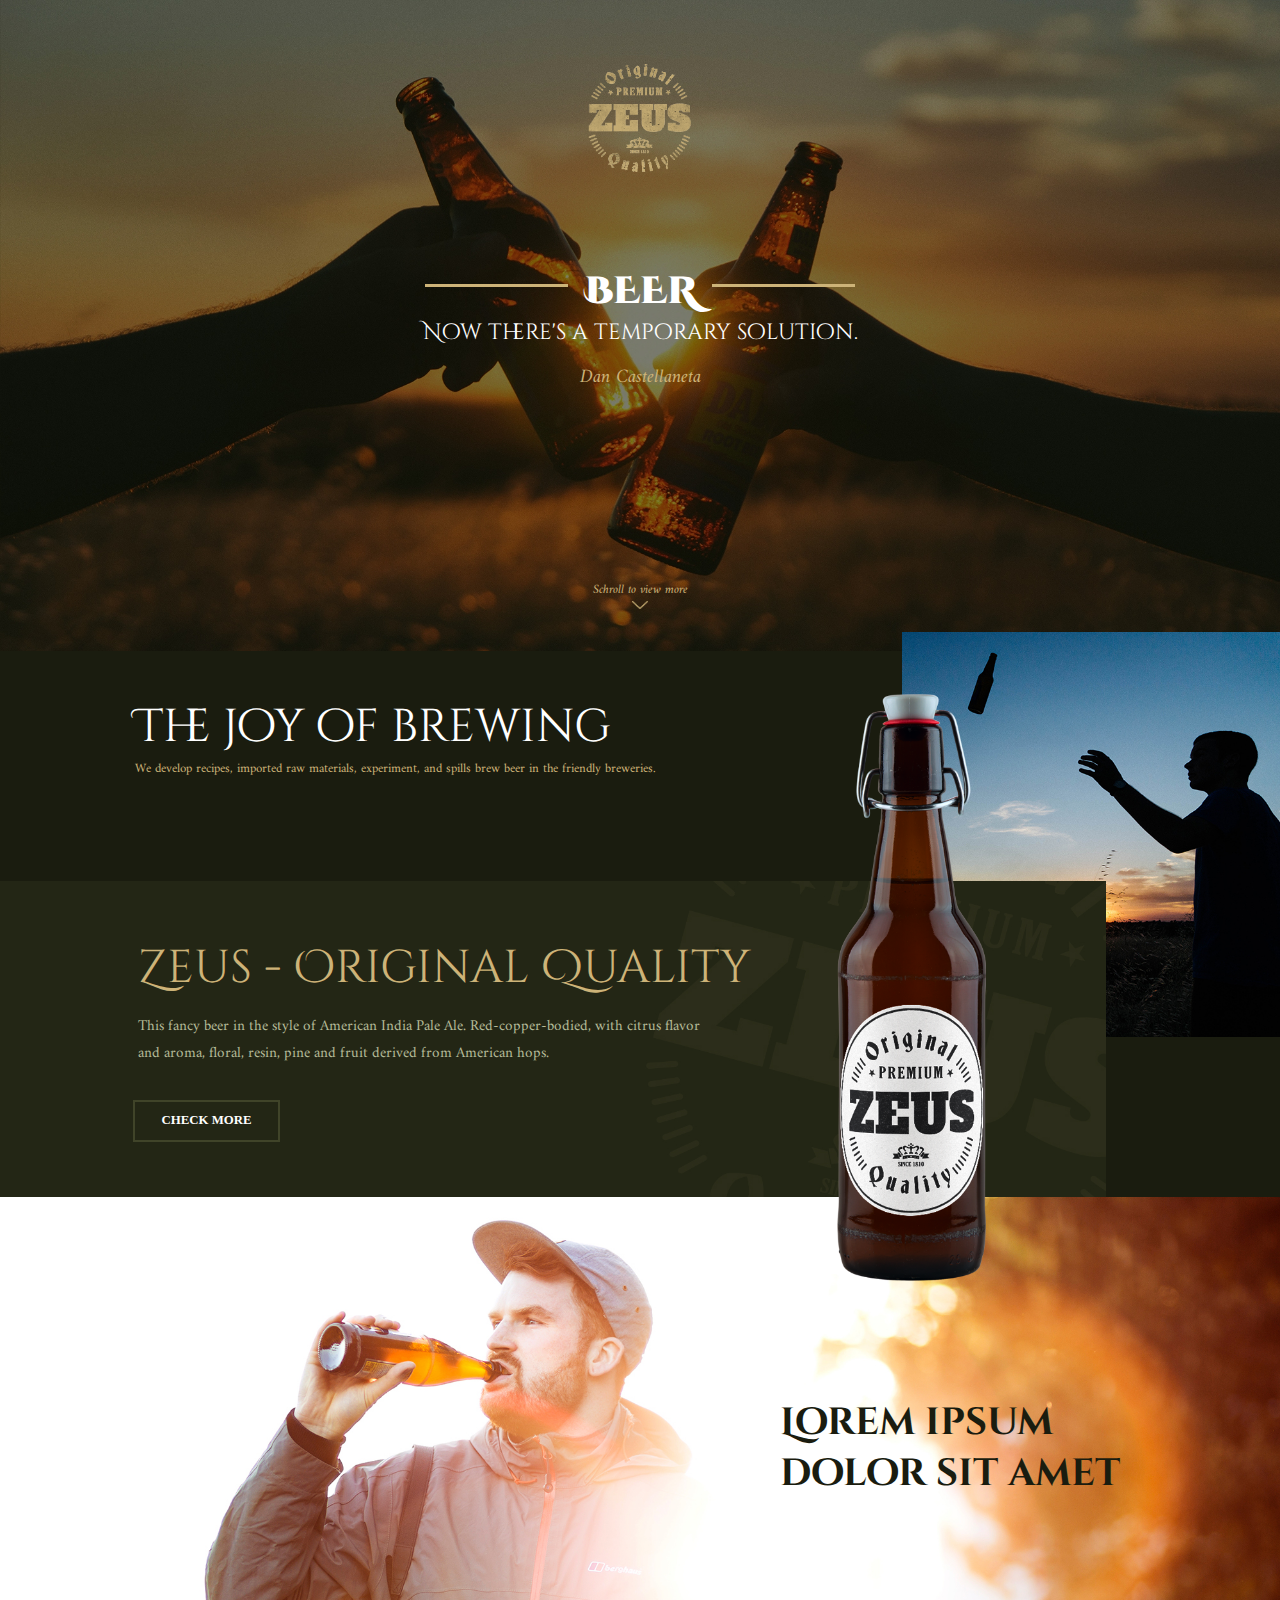
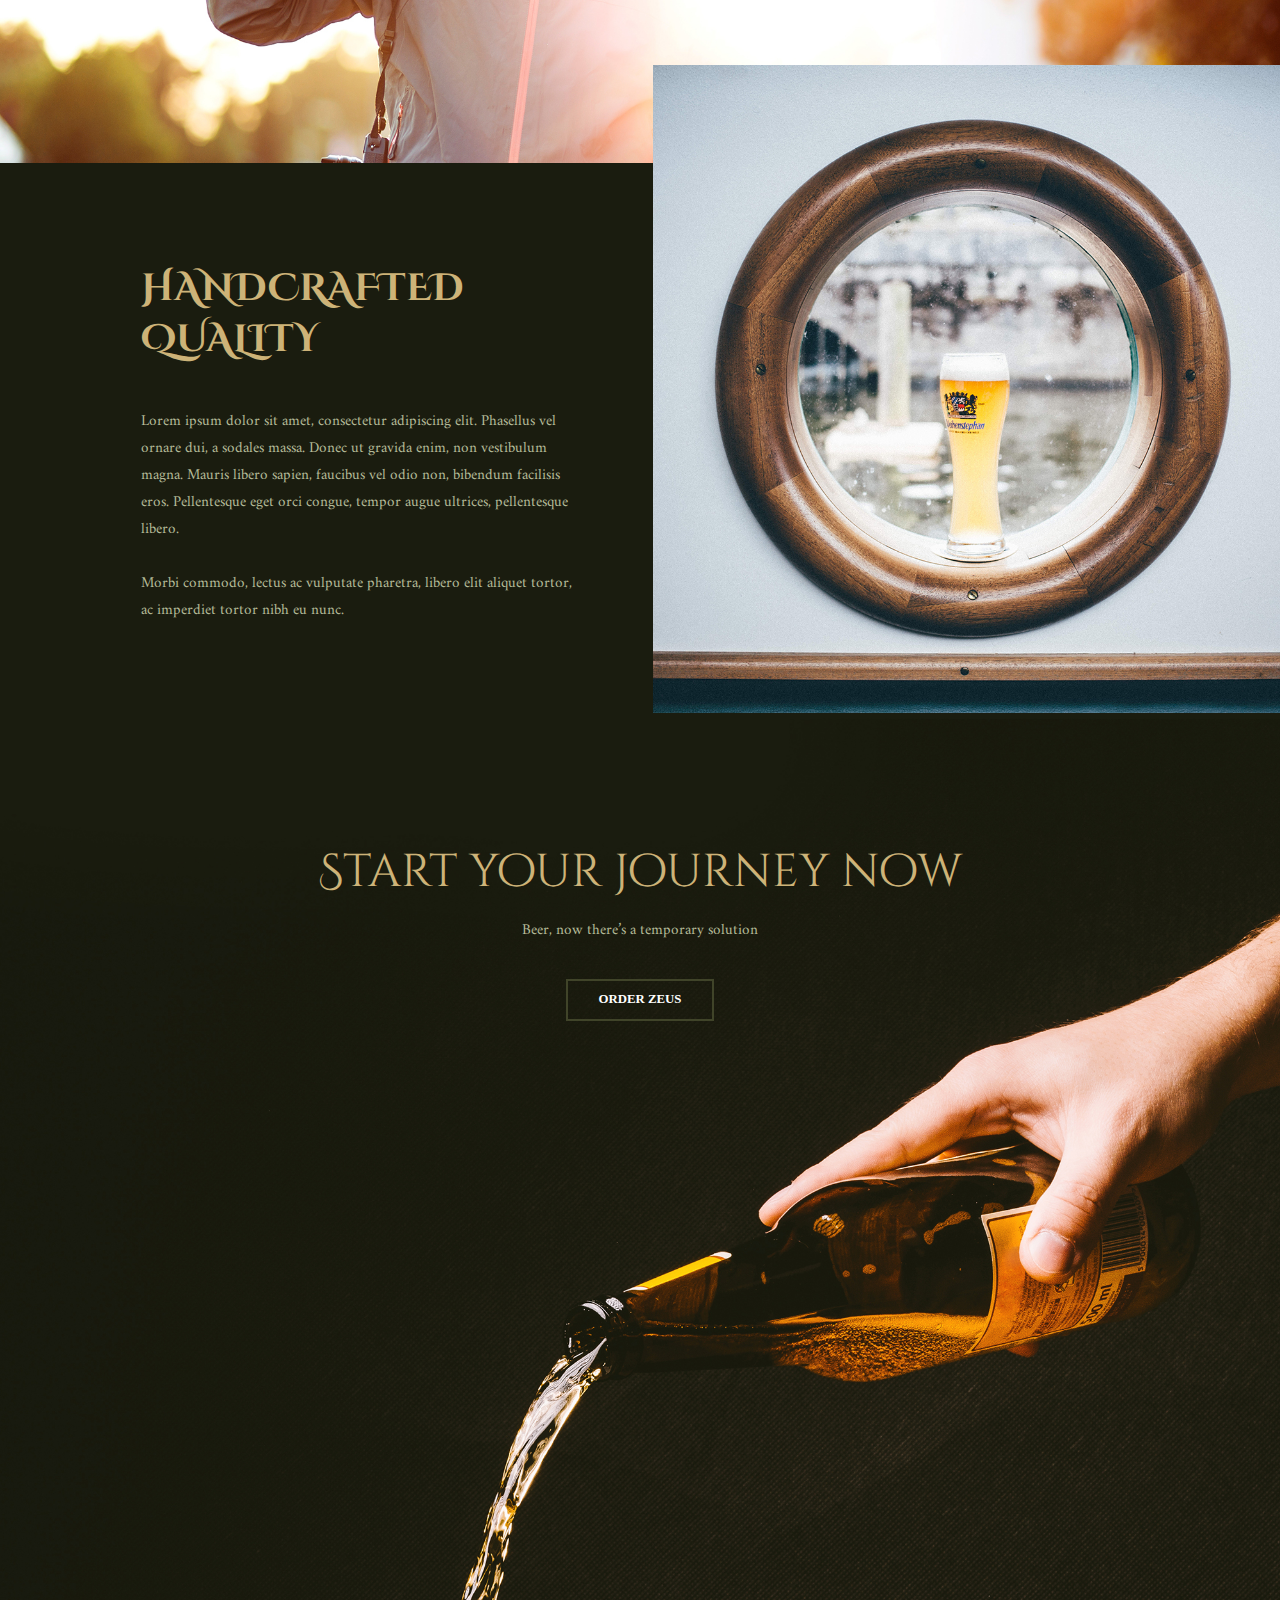
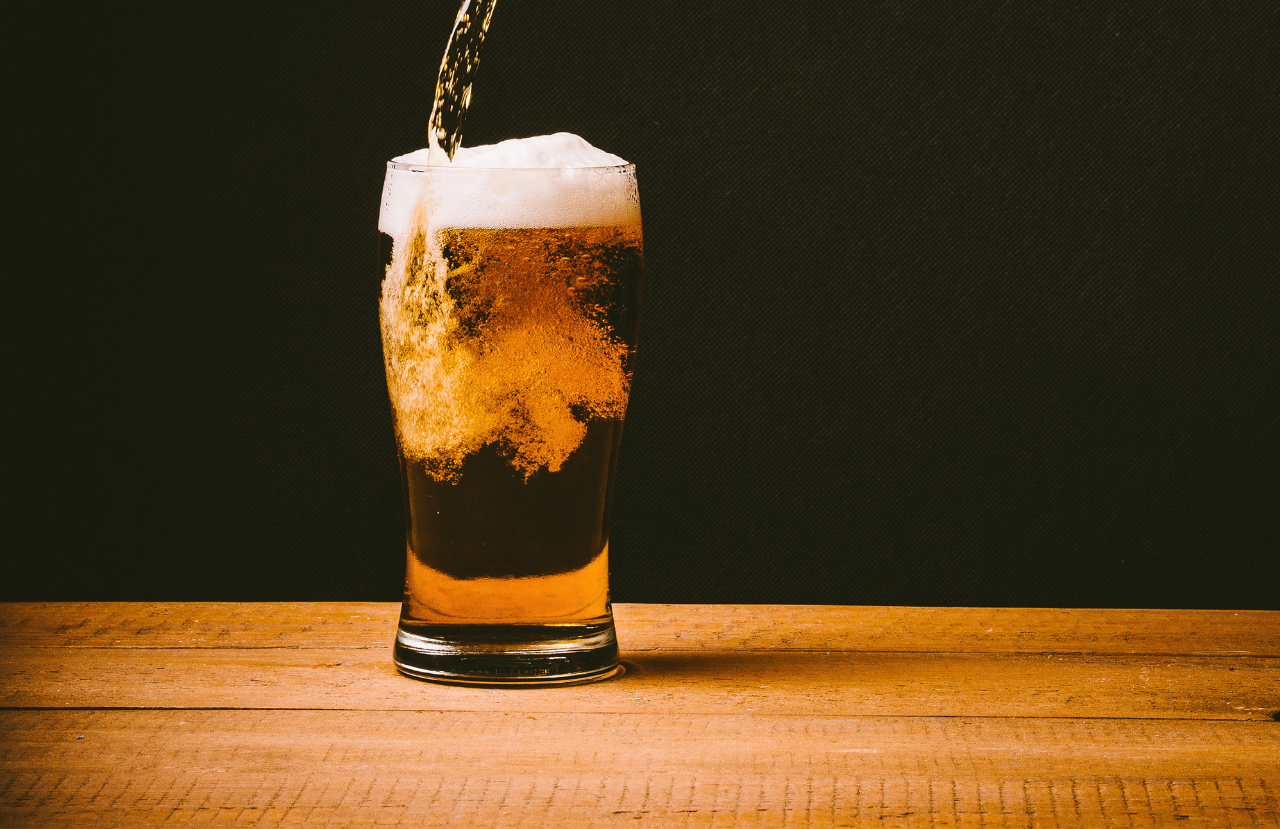
<file: W1/index.html>
<!DOCTYPE html>
<html lang="en">
<head>
    <meta charset="UTF-8">
    <title>ZEOS</title>
    <link rel="stylesheet" href="zeosV1.css">
    <link href="https://fonts.googleapis.com/css?family=Cinzel+Decorative:400,900" rel="stylesheet"> 
    <link href="https://fonts.googleapis.com/css?family=Amiri:400,400i,700i" rel="stylesheet"> 
</head>
<body>
    <header>
        <div class="head_bg">
            <div class="container">           
            <div class="logo">
                <img src="img/head_bg/Logo/Logo.png" alt="">
            </div>
            <div class="head_slogan">
                <span>BEER</span>
                <p>Now there's a temporary solution.</p>
            </div>
            <div class="head_autor">
                <span>Dan Castellaneta</span>
            </div>
            <div class="head_scroll_down">
                <a href="#">
                    <span>Schroll to view more<br>
                    <img src="img/head_bg/Logo/gb_pointer1.svg" alt="">
                    </span>
                </a>
            </div>
            </div>
        </div>
    </header>
    <main>
        <div class="foot_bg">
            <div class="container">
                <div class="first_flex"> 
                   <div class="tjob">
                        <span>The joy of brewing</span>
                        <p>We develop recipes, imported raw materials, experiment, and spills brew beer in the friendly breweries.</p>
                    </div>
                    <div class="fly_b">
                        <img src="img/foot_bg/space_butle.jpg" alt="">
                    </div>
                    <div class="zoq">
                        <span>Zeus - Original Quality</span>
                        <p>This fancy beer in the style of American India Pale Ale. Red-copper-bodied, with citrus flavor<br> and aroma, floral, resin, pine and fruit derived from American hops.
                        </p>
                        <a>CHECK MORE</a>
                    </div>
                    <div class="bottle">
                        <img src="img/foot_bg/Beer.png" alt="">
                    </div>
                </div>
                
                <div class="man_drink_beer">
                    <img src="img/foot_bg/man_beer.jpg" alt="">
                    <p>Lorem ipsum<br>dolor sit amet</p>
                </div>
            
                <div class="handcraft_img clearfix">
                    <div class="hand_qua_text">
                        <span>HANDCRAFTED QUALITY</span>
                        <p>Lorem ipsum dolor sit amet, consectetur adipiscing elit. Phasellus vel ornare dui, a sodales massa. Donec ut gravida enim, non vestibulum magna. Mauris libero sapien, faucibus vel odio non, bibendum facilisis eros. Pellentesque eget orci congue, tempor augue ultrices, pellentesque libero. <br>
                        <br>
                        Morbi commodo, lectus ac vulputate pharetra, libero elit aliquet tortor, ac imperdiet tortor nibh eu nunc. </p>
                    </div>
                    <img src="img/foot_bg/hcq_beer.jpg" alt="">
                </div>
                
                <div class="last_block">
                    <span>Start your journey now</span>
                    <p>Beer, now there’s a temporary solution</p>
                    <a>ORDER ZEUS</a>
                </div>
            </div>
        </div>            
    </main>
            <div class="shadow">
            <div class="popup">
                Lorem ipsum dolor sit amet, consectetur adipisicing elit. Laboriosam libero ratione at! Quibusdam, eum nemo harum doloribus, similique sit nihil quis, ex cum reprehenderit saepe totam numquam aspernatur quaerat. Tenetur.
                <a class="close" href="#none"></a>
            </div>
        </div>
    <script src="beer.js"></script>
</body>

</html>
</file>
<file: W1/zeosV1.css>
body {
    margin: 0px;
    padding: 0px;
}

.head_bg {
    background-image: url(img/head_bg/Photo-Overlay.jpg);
    background-position: top center;
    background-repeat: no-repeat;
    background-size: cover;
}

.container {
    max-width: 2000px;
    margin: 0 auto;
}

.container .logo img{
    margin-left: 50%;
    transform: translateX(-50%);
    margin-bottom: 7%;
    margin-top: 5%;
    width: 8%;
}

.head_slogan {
    width: 35%;
    height: 10%;
    margin: 0 auto;
    text-align: center;
    overflow: hidden;
    position: relative;
    margin-bottom: 1%;
}

.head_slogan span {
    font-family: 'Cinzel Decorative', cursive;
    font-weight: 900;
    font-size: 3vw;
    color: white;
}

.head_slogan span::before {
    content: '';
    top: 22%;
    left: 2%;
    width: 32%;
    height: 3.6%;
    background-color: rgb(205, 179, 120);
    position: absolute;
}

.head_slogan span::after {
    content: '';
    top: 22%;
    right: 2%;
    width: 32%;
    height: 3.6%;
    background-color: rgb(205, 179, 120);
    position: absolute;
}

.head_slogan p {
    margin: 0px;
    padding: 0px;
    font-family: 'Cinzel Decorative', cursive;
    font-weight: 400;
    font-size: 1.75vw;
    color: white;
}

.head_autor {
    margin: 0 auto;
    text-align: center;
    margin-bottom: 14.5%;
}

.head_autor span {
    color: #cdb378;
    font-family: 'Amiri', serif;
    font-weight: 400;
    font-style: italic;
    font-size: 1.5vw;
}

.head_scroll_down {
    margin: 0 auto;
    width: 10%;
    height: 3%;
    text-align: center;
}

.head_scroll_down a {
    text-decoration: none;
}

.head_scroll_down span {
    color: #cdb378;
    font-family: 'Amiri', serif;
    font-weight: 400;
    font-style: italic;
    font-size: 1vw;
    display: block;
}

.head_scroll_down img {
    width: 12%;
    height: 10.2%;
    margin-bottom: 26%;
}


/************************************************************/
.foot_bg {
    background-image: url(img/foot_bg/foot_bg.jpg);
    background-position: top center;
    background-size: cover;
    background-repeat: no-repeat;
}

.first_flex {
    display: flex;
    justify-content: space-between;
    flex-wrap: wrap;
    position: relative;
}

.tjob {
    color: aqua;
    width: 70.5%;
    height: 7.3%;
}

.tjob span {
    display: block;
    font-family: 'Cinzel Decorative', cursive;
    font-weight: 400;
    font-size: 3.6vw;
    color: white;
    margin-top: 5%;
    margin-left: 15%;
}

.tjob p {
    margin: 0;
    padding: 0;
    font-size: 1vw;
    margin-left: 15%;
    color: #cdb378;
    font-family: 'Amiri', 'Arial', sans-serif;
    font-weight: 200;
}

.fly_b {
    width: 29.5%;
    height: 12%;
    margin-top: -1.5%;
}

.fly_b img{
    max-width: 100%;
}

.zoq {
    width: 86.4%;
    height: 9.4%;
    margin-top: -12.5%;
    background-image: url(img/foot_bg/zoq.jpg);
    background-repeat: no-repeat;
    background-size:100%;
    -webkit-background-size: 100%;
}

.zoq span {
    display: block;
    font-family: 'Cinzel Decorative', cursive;
    font-weight: 400;
    font-size: 3.6vw;
    color: #cdb378;
    margin-left: 12.5%;
    margin-top: 5%;
    margin-bottom: 1.3%;
}

.zoq p {
    margin: 0;
    padding: 0;
    font-size: 1.18vw;
    color: #b4ba98;
    font-family: 'Amiri', 'Arial', sans-serif;
    font-weight: 200;
    margin-left: 12.5%;
    margin-bottom: 3%;
}

.zoq a {
    display: block;
    margin-left: 12%;
    margin-bottom: 5%;
    text-decoration: none;
    width: 13%;
    height: 11.6%;
    border: 2px solid #404429;
    text-align: center;
    color: white;
/*    line-height: 41px;*/
    line-height: 295%;
    font-size: 1vw;
    font-family: 'Myriad Pro', serif;
    font-weight: bold;
}

.zoq a:hover, .zoq a:active, .zoq a:link {
    color: #cdb378;
    border-color: #cdb378;        
}

.bottle {
    position: absolute;
    top: 8%;
    width: 11.6%;
    height: 17.4%;
    right: 23%;
    z-index: 1;
}

.bottle img, .man_drink_beer img {
    width: 100%;
}

.man_drink_beer {
    position: relative;
    z-index: 0;
}

.man_drink_beer p {
    margin: 0;
    display: block;
    font-family: 'Cinzel Decorative', cursive;
    font-weight: 700;
    font-size: 3vw;
    margin-left: 20%;
    position: absolute;
    top: 35%;
    right: 12.5%;
    color: #1a1c0f;
}
/************************************************************/

.handcraft_img {
    margin-bottom: 10%;
}

.hand_qua_text {
    width: 34%;
    float: left;
    margin-left: 11%;
    margin-top: 7.5%;
}

.hand_qua_text span{
    display: block;
    font-family: 'Cinzel Decorative', cursive;
    font-weight: 700;
    font-size: 3vw;
    color: #cdb378;
    margin-bottom: 10%;
}

.hand_qua_text p{
    margin: 0;
    padding: 0;
    font-size: 1.18vw;
    color: #b4ba98;
    font-family: 'Amiri', 'Arial', sans-serif;
    font-weight: 200;
}

.handcraft_img img {
    position: relative;
    width: 49%;
    height: auto;
    float: right;
    margin-top: -8%;
}

.clearfix {
    content: '';
    display: table;
    clear: both;
}

/************************************************************/

.last_block {
    width: 55%;
    margin: 0 auto;
    text-align: center;
}

.last_block span {
    display: block;
    font-family: 'Cinzel Decorative', cursive;
    font-weight: 400;
    font-size: 3.6vw;
    color: #cdb378;
    margin-bottom: 2%;
}

.last_block p {
    margin: 0;
    padding: 0;
    font-size: 1.18vw;
    color: #b4ba98;
    font-family: 'Amiri', 'Arial', sans-serif;
    font-weight: 200;
    margin-bottom: 5%;
}

.last_block a{
    display: inline-block;
    margin: 0 auto;
    margin-bottom: 200%;
    text-decoration: none;
    width: 20.4%;
    height: 11.6%;
    border: 2px solid #404429;
    text-align: center;
    color: white;
    line-height: 295%;
    font-size: 1vw;
    font-family: 'Myriad Pro', serif;
    font-weight: bold;
}

.last_block a:hover, .last_block a:active, .last_block a:link {
    color: #cdb378;
    border-color: #cdb378;        
}

/************************************************************/
/********************for JavaScript**************************/
.shadow {
    position: fixed;
    width: 100%;
    height: 100%;
    background-color: black;
    background-size: 100% 100%;
    z-index: 25;
    top: 0;
    left: 0;
    visibility: hidden;
    opacity: 0;
    transition: visibility 0s, opacity 0.5s linear;

}

.open {
    visibility: visible;
    opacity: 0.7;
}

.popup {
    position: fixed;
    z-index: 16;
    color: white;
    width: 40%;
    border: 3px solid #cdb378;
    border-radius: 10px;
    font-size: 3vw;
    line-height: 2;
    margin-left: 50%;
    margin-right: 50%;
    transform: translateX(-50%);
    margin-top: 10%;
    text-align: center;
    padding: 5%;
}

.close {
    display: block;
    position: fixed;
    width: 8%;
    height: 8%;
    right: -70px;
    top: 0;
}

.close::before{
    content: '';
    width: 1%;
    height: 7%;
    background-color: white;
    position: fixed;
    z-index: 16;
    right: -50px;
    top: 0;
    transform: rotate(-45deg)
}

.close::after{
    content: '';
    width: 1%;
    height: 7%;
    background-color: white;
    position: fixed;
    z-index: 16;
    right: -50px;
    top: 0;
    transform: rotate(45deg);
}

.close:hover::before, .close:hover::after {
    background-color: #cdb378;
}


/************************************************************/

/*@media (max-width: 320px){
    .logo img {
        margin-top: 10px;
    }
}

@media (min-width: 321px) and (max-width: 480px){
    .logo img {
        margin-top: 12px;
    }
}

@media (min-width: 481px) and (max-width: 768px){
    .logo img {
        margin-top: 20px;
    }
}

@media (min-width: 769px) and (max-width: 1024px){
    .logo img {
        margin-top: 30px;
    }
}

@media (min-width: 1025px) and (max-width: 1280px){
    .logo img {
        margin-top: 50px;
    }
}

@media (min-width: 1281px) and (max-width: 1366px){
    .logo img {
        margin-top: 60px;
    }
}

@media (min-width: 1367px) and (max-width: 1920px){
    .logo img {
        margin-top: 60px;
    }
}
*/
/**/
</file>
